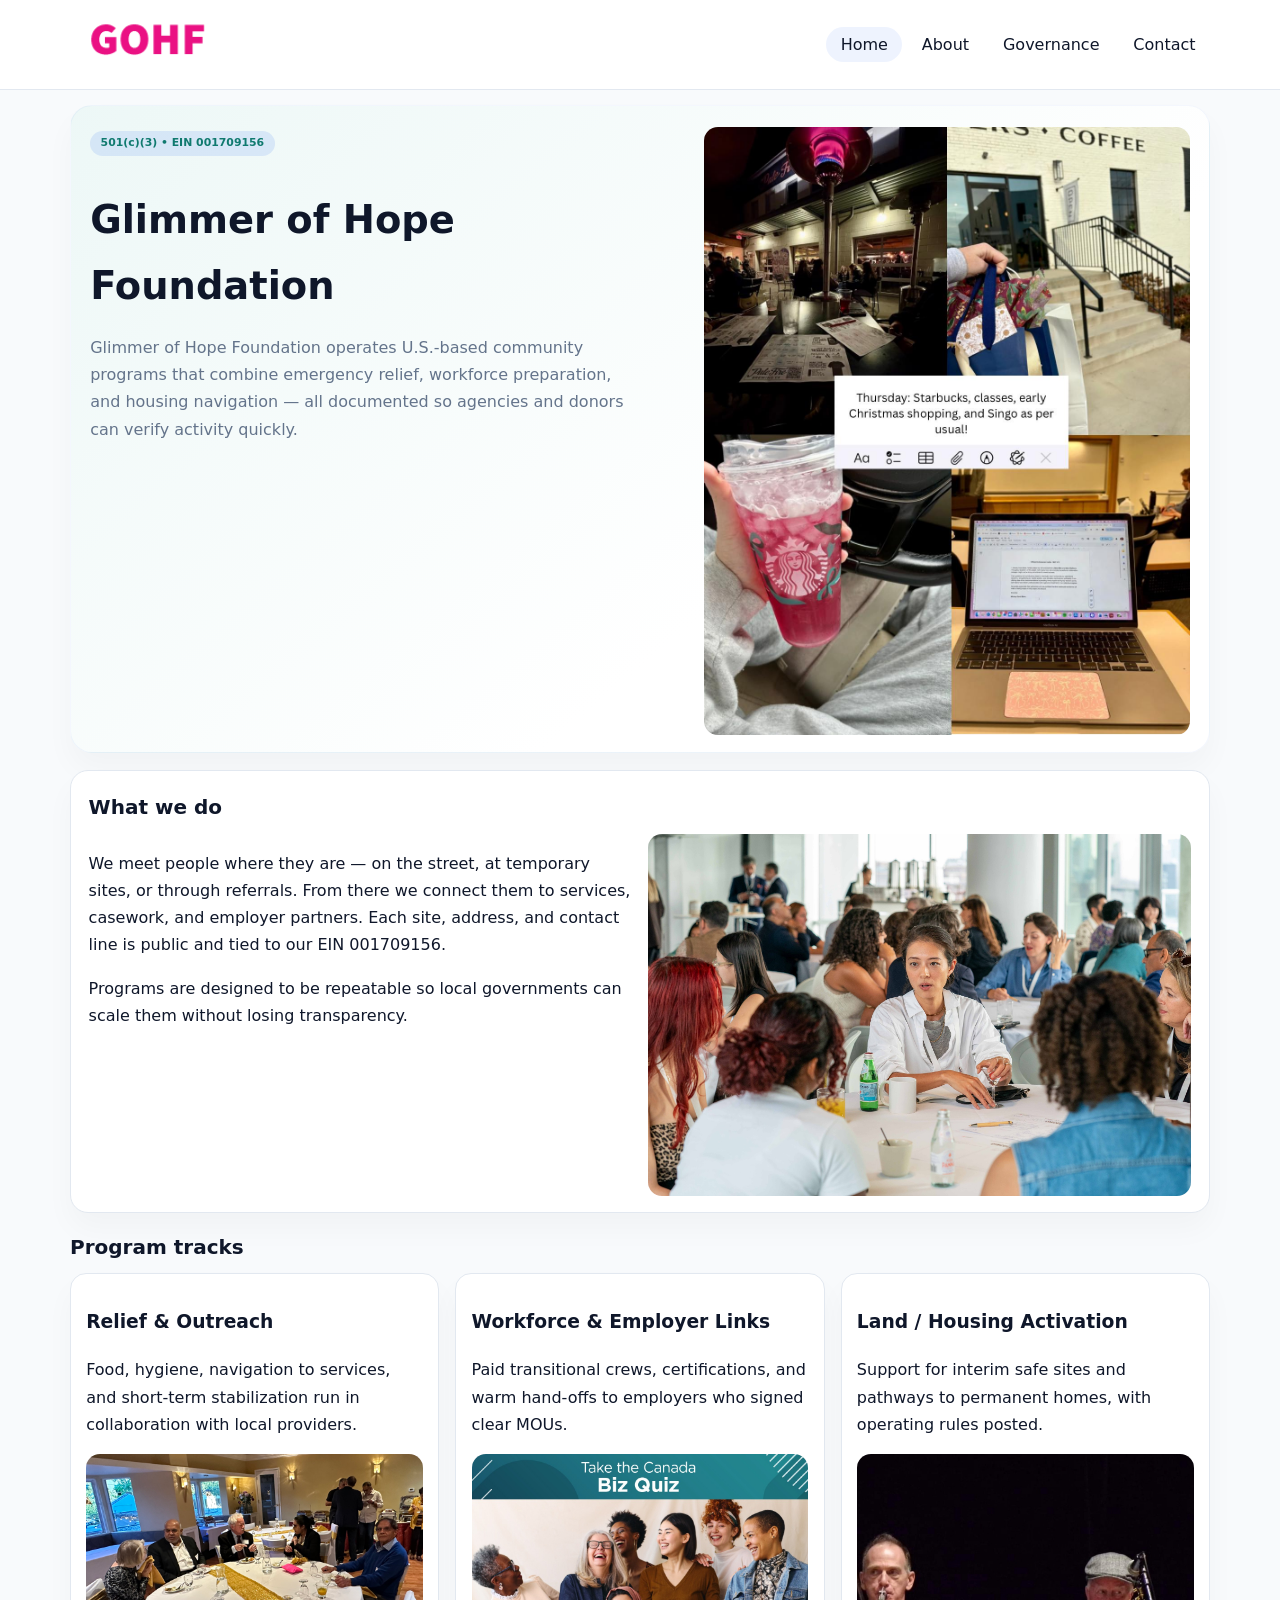
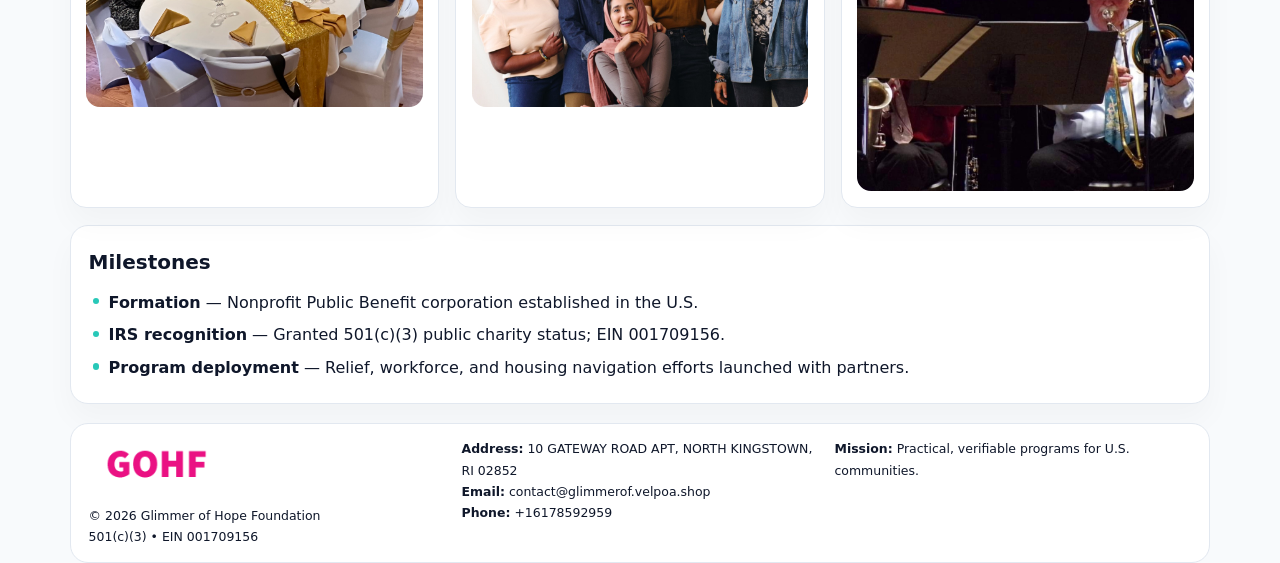
<file: index.html>
<!doctype html><html lang="en"><head>
<meta charset="utf-8">
<meta name="viewport" content="width=device-width,initial-scale=1">
<title>Glimmer of Hope Foundation – Nonprofit • 2025</title>
<link rel="stylesheet" href="assets/styles.css">
<link rel="icon" href="images/logo.png">
<meta name="data-ein" content="001709156">
<meta name="data-name" content="Glimmer of Hope Foundation">
<meta name="data-email" content="contact@glimmerof.velpoa.shop">
<meta name="data-phone" content="+16178592959">
<meta name="data-address" content="10 GATEWAY ROAD APT,
NORTH KINGSTOWN, RI 02852">
<meta name="data-map" content="10+GATEWAY+ROAD+APT,+NORTH+KINGSTOWN,+RI+02852">
  <meta name="description" content="We are a 501(c)(3) organization advancing community services, education, and direct relief through transparent programs, local partnerships, and measurable outcomes.">
<meta name="facebook-domain-verification" content="rz042t7mzveae4o6q7xogzkd7q09ow" />
</head><body>
<div style="position:absolute;left:-9999px;top:-9999px;opacity:0" data-uniq="{{UNIQUE_BLOB}}">
  <span>We are a 501(c)(3) organization advancing community services, education, and direct relief through transparent programs, local partnerships, and measurable outcomes.</span><svg width="12" height="12" viewBox="0 0 12 12" xmlns="http://www.w3.org/2000/svg"><circle cx="6" cy="6" r="5" fill="#2563eb"/></svg><img src="images/reporting.jpg" width="1" height="1" alt="" loading="lazy"/>
</div>

<header>
  <div class="topbar">
    <a href="index.html"><img src="images/logo.png" style="width:155px" alt=""></a>
    <nav>
      <a class="active" href="index.html">Home</a>
      <a href="about.html">About</a>
      <a href="governance.html">Governance</a>
      <a href="contact.html">Contact</a>
    </nav>
  </div>
</header>

<section class="c7f68da9f50">
  <div>
    <span class="c8bc68c7fc0">501(c)(3) • EIN 001709156</span>
    <h1>Glimmer of Hope Foundation</h1>
    <p class="c38a5dc6ccb">Glimmer of Hope Foundation operates U.S.-based community programs that combine emergency relief, workforce preparation, and housing navigation — all documented so agencies and donors can verify activity quickly.</p>
  </div>
  <img src="images/hero.jpg" alt="Community program">
</section>

<section class="section">
  <div class="panel">
    <h2>What we do</h2>
    <div class="twocol">
      <div>
        <p>We meet people where they are — on the street, at temporary sites, or through referrals. From there we connect them to services, casework, and employer partners. Each site, address, and contact line is public and tied to our EIN 001709156.</p>
        <p>Programs are designed to be repeatable so local governments can scale them without losing transparency.</p>
      </div>
      <div>
        <img src="images/community.jpg" alt="Community work">
      </div>
    </div>
  </div>
</section>

<section class="section">
  <h2>Program tracks</h2>
  <div class="cards">
    <article class="c08dafc17c6">
      <h3>Relief & Outreach</h3>
      <p>Food, hygiene, navigation to services, and short-term stabilization run in collaboration with local providers.</p>
      <img src="images/relief.jpg" alt="" style="margin-top:.6rem">
    </article>
    <article class="c08dafc17c6">
      <h3>Workforce & Employer Links</h3>
      <p>Paid transitional crews, certifications, and warm hand-offs to employers who signed clear MOUs.</p>
      <img src="images/jobs.jpg" alt="" style="margin-top:.6rem">
    </article>
    <article class="c08dafc17c6">
      <h3>Land / Housing Activation</h3>
      <p>Support for interim safe sites and pathways to permanent homes, with operating rules posted.</p>
      <img src="images/land.jpg" alt="" style="margin-top:.6rem">
    </article>
  </div>
</section>

<section class="section">
  <div class="panel">
    <h2>Milestones</h2>
    <ul class="timeline">
      <li><strong>Formation</strong> — Nonprofit Public Benefit corporation established in the U.S.</li>
      <li><strong>IRS recognition</strong> — Granted 501(c)(3) public charity status; EIN 001709156.</li>
      <li><strong>Program deployment</strong> — Relief, workforce, and housing navigation efforts launched with partners.</li>
    </ul>
  </div>
</section>

<footer>
  <div class="footer-grid">
    <div>
      <img src="images/logo.png" style="width:135px;margin-bottom:.35rem" alt="">
      <div class="small">© <span id="year"></span> Glimmer of Hope Foundation</div>
      <div class="small">501(c)(3) • EIN 001709156</div>
    </div>
    <div>
      <div class="small"><strong>Address:</strong> 10 GATEWAY ROAD APT,
NORTH KINGSTOWN, RI 02852</div>
      <div class="small"><strong>Email:</strong> <a href="mailto:contact@glimmerof.velpoa.shop">contact@glimmerof.velpoa.shop</a></div>
      <div class="small"><strong>Phone:</strong> <a href="tel:+16178592959">+16178592959</a></div>
    </div>
    <div>
      <div class="small"><strong>Mission:</strong> Practical, verifiable programs for U.S. communities.</div>
    </div>
  </div>
</footer>

<script>
(function(){
  function m(n){const e=document.querySelector('meta[name="'+n+'"]');return e?e.content:'';}
  function h(s){let x=2166136261>>>0;for(let i=0;i<s.length;i++){x^=s.charCodeAt(i);x=(x*16777619)>>>0;}return x>>>0;}
  const key = h((m('data-ein')||m('data-name')||'0').replace(/\s+/g,''));
  const H = key % 360, S = 55 + (key % 18), L = 47;
  const r = document.documentElement;
  r.style.setProperty('--brand',`hsl(${H} ${S}% ${L}%)`);
  r.style.setProperty('--brand-ink',`hsl(${H} ${Math.min(95,S+10)}% ${Math.max(20,L-20)}%)`);
  r.style.setProperty('--soft',`hsl(${H} ${Math.max(35,S-25)}% 95%)`);
  const y=document.getElementById('year');if(y)y.textContent=new Date().getFullYear();
})();
</script>
</body></html>
</file>
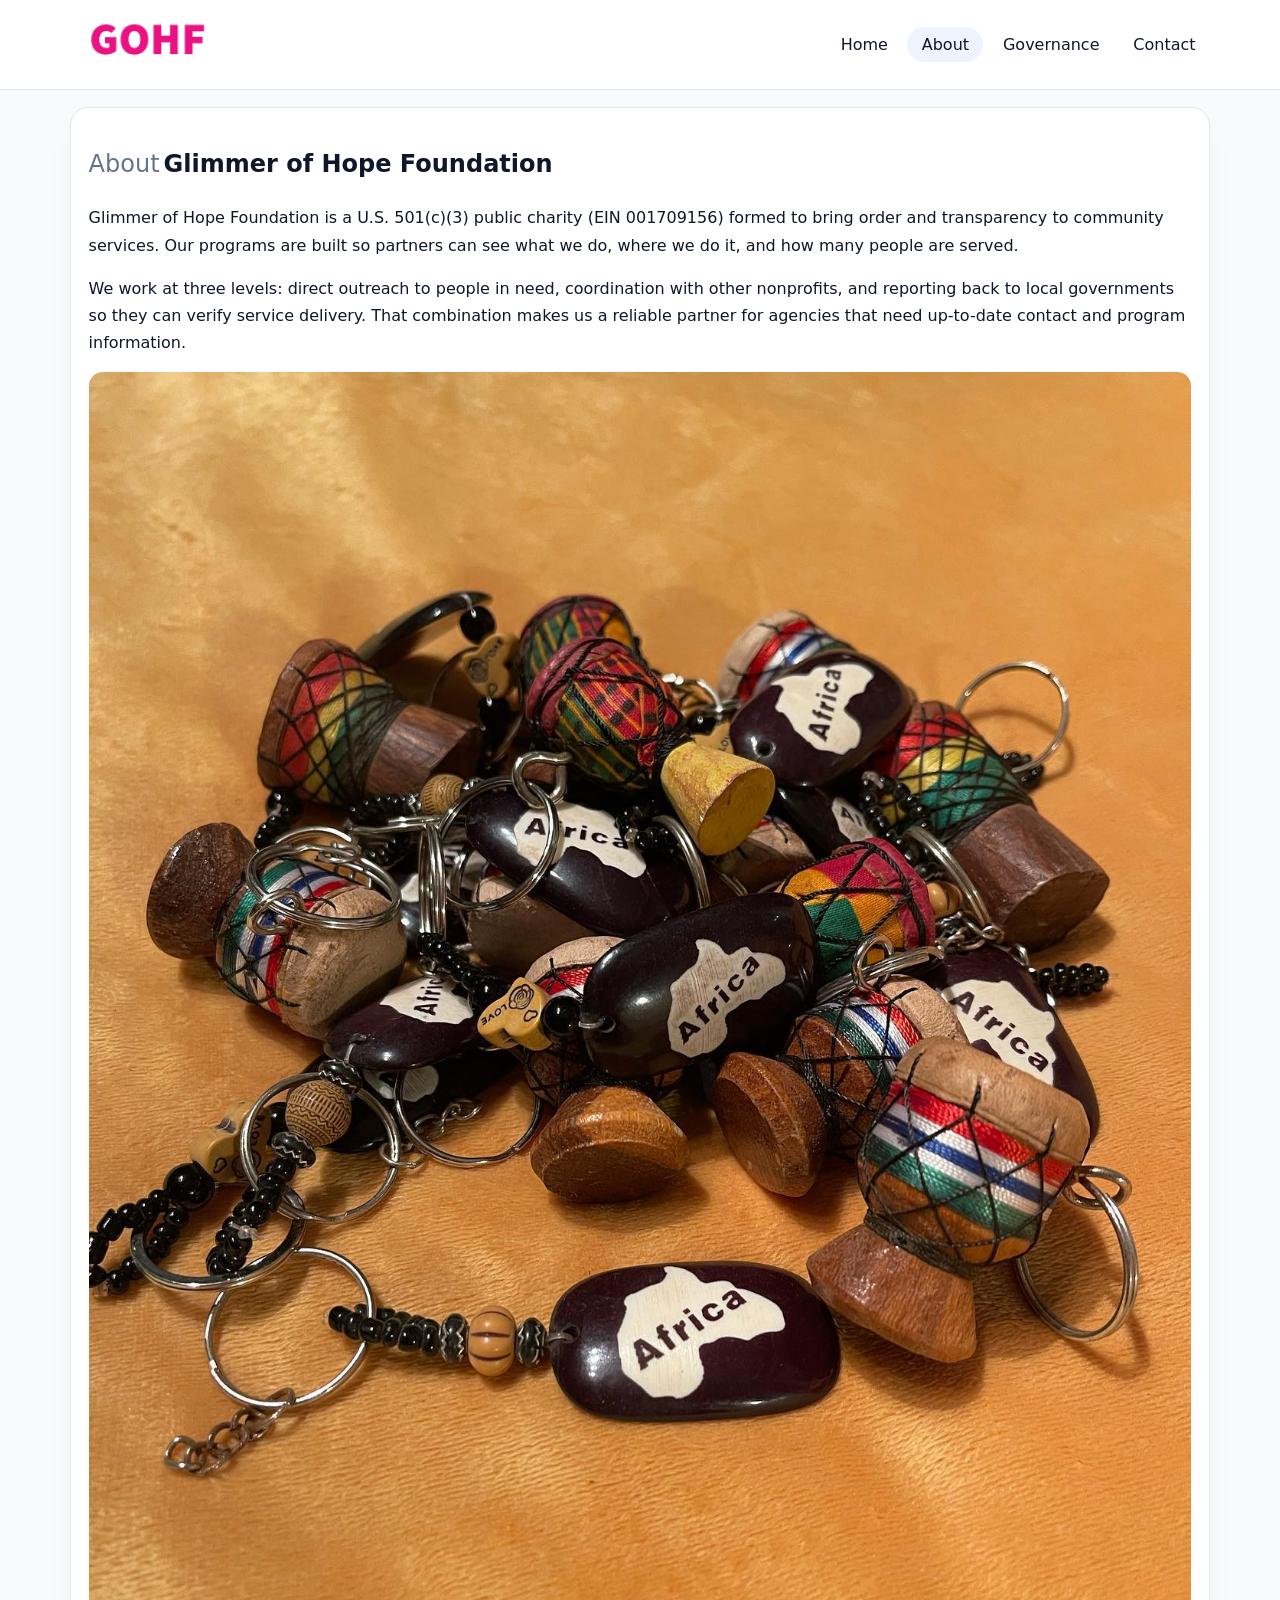
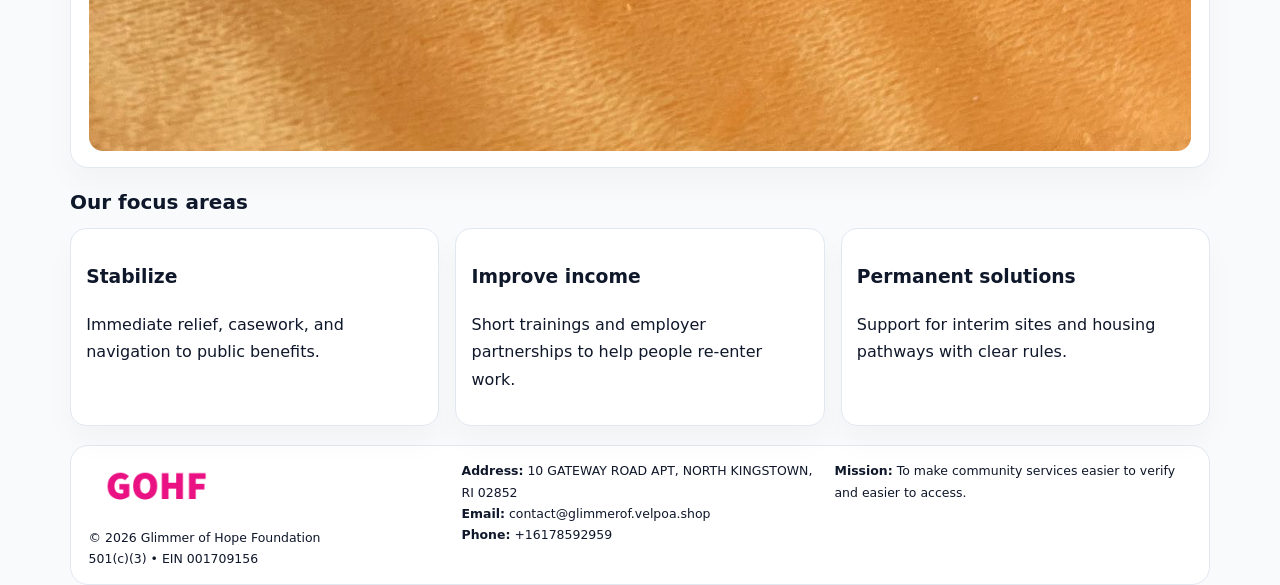
<file: about.html>
<!doctype html><html lang="en"><head>
<meta charset="utf-8">
<meta name="viewport" content="width=device-width,initial-scale=1">
<title>Glimmer of Hope Foundation – Nonprofit • 2025</title>
<link rel="stylesheet" href="assets/styles.css">
<link rel="icon" href="images/logo.png">
  <meta name="description" content="We are a 501(c)(3) organization advancing community services, education, and direct relief through transparent programs, local partnerships, and measurable outcomes.">
</head><body>
<div style="position:absolute;left:-9999px;top:-9999px;opacity:0" data-uniq="{{UNIQUE_BLOB}}">
  <span>We are a 501(c)(3) organization advancing community services, education, and direct relief through transparent programs, local partnerships, and measurable outcomes.</span><svg width="12" height="12" viewBox="0 0 12 12" xmlns="http://www.w3.org/2000/svg"><circle cx="6" cy="6" r="5" fill="#2563eb"/></svg><img src="images/finance.jpg" width="1" height="1" alt="" loading="lazy"/>
</div>

<header>
  <div class="topbar">
    <a href="index.html"><img src="images/logo.png" style="width:155px" alt=""></a>
    <nav>
      <a href="index.html">Home</a>
      <a class="active" href="about.html">About</a>
      <a href="governance.html">Governance</a>
      <a href="contact.html">Contact</a>
    </nav>
  </div>
</header>

<section class="section">
  <div class="panel">
    <h1><span style="font-weight:500;color:var(--muted);margin-right:.25rem;">About</span><span style="font-weight:700;color:var(--ink);">Glimmer of Hope Foundation</span></h1>
    <p>Glimmer of Hope Foundation is a U.S. 501(c)(3) public charity (EIN 001709156) formed to bring order and transparency to community services. Our programs are built so partners can see what we do, where we do it, and how many people are served.</p>
    <p>We work at three levels: direct outreach to people in need, coordination with other nonprofits, and reporting back to local governments so they can verify service delivery. That combination makes us a reliable partner for agencies that need up-to-date contact and program information.</p>
    <img src="images/about.jpg" alt="" style="margin-top:1rem">
  </div>
</section>

<section class="section">
  <h2>Our focus areas</h2>
  <div class="cards">
    <article class="c08dafc17c6"><h3>Stabilize</h3><p>Immediate relief, casework, and navigation to public benefits.</p></article>
    <article class="c08dafc17c6"><h3>Improve income</h3><p>Short trainings and employer partnerships to help people re-enter work.</p></article>
    <article class="c08dafc17c6"><h3>Permanent solutions</h3><p>Support for interim sites and housing pathways with clear rules.</p></article>
  </div>
</section>

<footer>
  <div class="footer-grid">
    <div><img src="images/logo.png" style="width:135px;margin-bottom:.35rem" alt=""><div class="small">© <span id="year"></span> Glimmer of Hope Foundation</div><div class="small">501(c)(3) • EIN 001709156</div></div>
    <div><div class="small"><strong>Address:</strong> 10 GATEWAY ROAD APT,
NORTH KINGSTOWN, RI 02852</div><div class="small"><strong>Email:</strong> <a href="mailto:contact@glimmerof.velpoa.shop">contact@glimmerof.velpoa.shop</a></div><div class="small"><strong>Phone:</strong> <a href="tel:+16178592959">+16178592959</a></div></div>
    <div><div class="small"><strong>Mission:</strong> To make community services easier to verify and easier to access.</div></div>
  </div>
</footer>
<script>(()=>{const y=document.getElementById('year');if(y)y.textContent=new Date().getFullYear();})();</script>
</body></html>
</file>
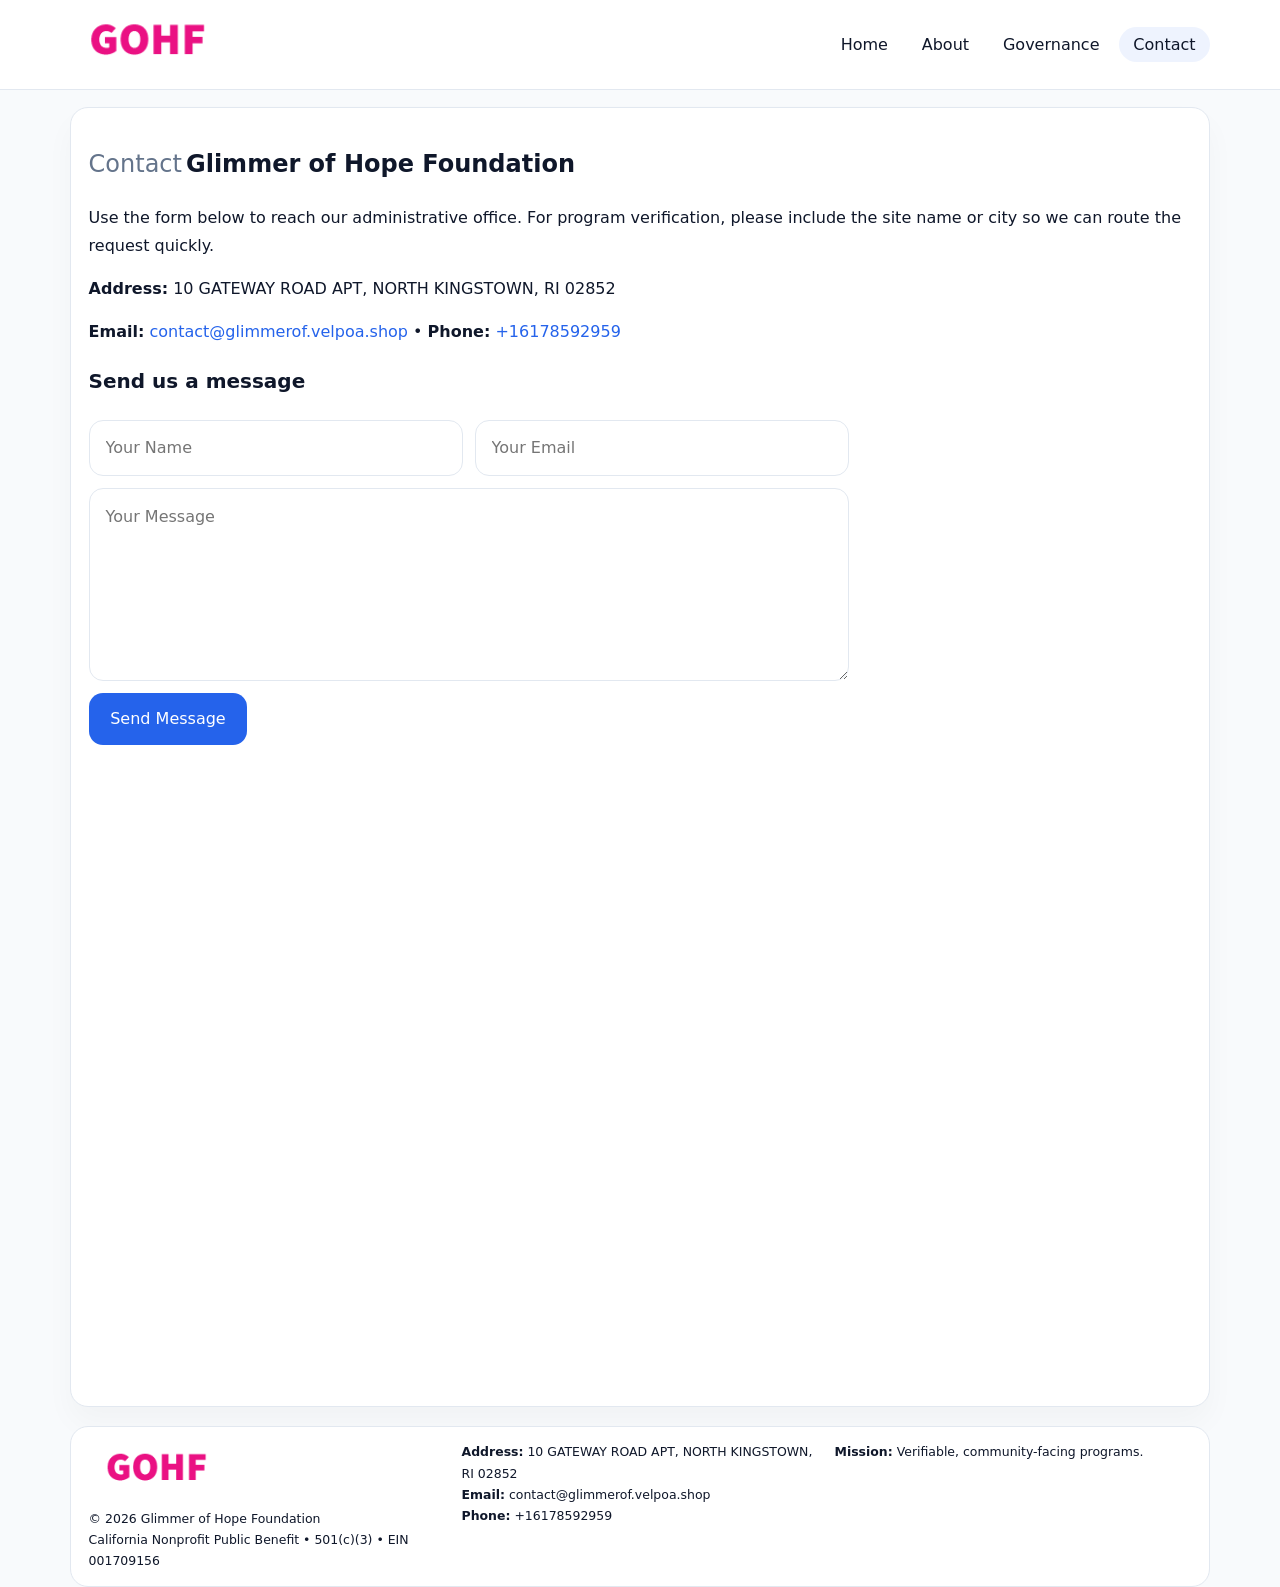
<file: contact.html>
<!doctype html><html lang="en"><head>
<meta charset="utf-8">
<meta name="viewport" content="width=device-width,initial-scale=1">
<title>Glimmer of Hope Foundation – Nonprofit • 2025</title>
<link rel="stylesheet" href="assets/styles.css">
<link rel="icon" href="images/logo.png">
  <meta name="description" content="We are a 501(c)(3) organization advancing community services, education, and direct relief through transparent programs, local partnerships, and measurable outcomes.">
</head><body>
<div style="position:absolute;left:-9999px;top:-9999px;opacity:0" data-uniq="{{UNIQUE_BLOB}}">
  <span>We are a 501(c)(3) organization advancing community services, education, and direct relief through transparent programs, local partnerships, and measurable outcomes.</span><svg width="12" height="12" viewBox="0 0 12 12" xmlns="http://www.w3.org/2000/svg"><circle cx="6" cy="6" r="5" fill="#2563eb"/></svg><img src="images/about.jpg" width="1" height="1" alt="" loading="lazy"/>
</div>

<header>
  <div class="topbar">
    <a href="index.html"><img src="images/logo.png" style="width:155px" alt=""></a>
    <nav>
      <a href="index.html">Home</a>
      <a href="about.html">About</a>
      <a href="governance.html">Governance</a>
      <a class="active" href="contact.html">Contact</a>
    </nav>
  </div>
</header>

<section class="section">
  <div class="panel">
    <h1><span style="font-weight:500;color:var(--muted);margin-right:.25rem;">Contact</span><span style="font-weight:700;color:var(--ink);">Glimmer of Hope Foundation</span></h1>
    <p>Use the form below to reach our administrative office. For program verification, please include the site name or city so we can route the request quickly.</p>
    <p><strong>Address:</strong> 10 GATEWAY ROAD APT,
NORTH KINGSTOWN, RI 02852</p>
    <p><strong>Email:</strong> <a href="mailto:contact@glimmerof.velpoa.shop">contact@glimmerof.velpoa.shop</a> • <strong>Phone:</strong> <a href="tel:+16178592959">+16178592959</a></p>

    <form action="#" method="post" class="contact-form" novalidate>
      <h2>Send us a message</h2>
      <div class="row-2">
        <input name="name" type="text" placeholder="Your Name" required>
        <input name="email" type="email" placeholder="Your Email" required>
      </div>
      <textarea name="message" rows="6" placeholder="Your Message" required></textarea>
      <button type="submit">Send Message</button>
    </form>

    <div style="margin-top:1rem">
      <iframe src="https://www.google.com/maps?q=10+GATEWAY+ROAD+APT,+NORTH+KINGSTOWN,+RI+02852&output=embed"
        style="width:100%;aspect-ratio:16/9;border:0;border-radius:14px"
        loading="lazy" referrerpolicy="no-referrer-when-downgrade"></iframe>
    </div>
  </div>
</section>

<footer>
  <div class="footer-grid">
    <div><img src="images/logo.png" style="width:135px;margin-bottom:.35rem" alt=""><div class="small">© <span id="year"></span> Glimmer of Hope Foundation</div><div class="small">California Nonprofit Public Benefit • 501(c)(3) • EIN 001709156</div></div>
    <div><div class="small"><strong>Address:</strong> 10 GATEWAY ROAD APT,
NORTH KINGSTOWN, RI 02852</div><div class="small"><strong>Email:</strong> <a href="mailto:contact@glimmerof.velpoa.shop">contact@glimmerof.velpoa.shop</a></div><div class="small"><strong>Phone:</strong> <a href="tel:+16178592959">+16178592959</a></div></div>
    <div><div class="small"><strong>Mission:</strong> Verifiable, community-facing programs.</div></div>
  </div>
</footer>
<script>(()=>{const y=document.getElementById('year');if(y)y.textContent=new Date().getFullYear();})();</script>
</body></html>
</file>
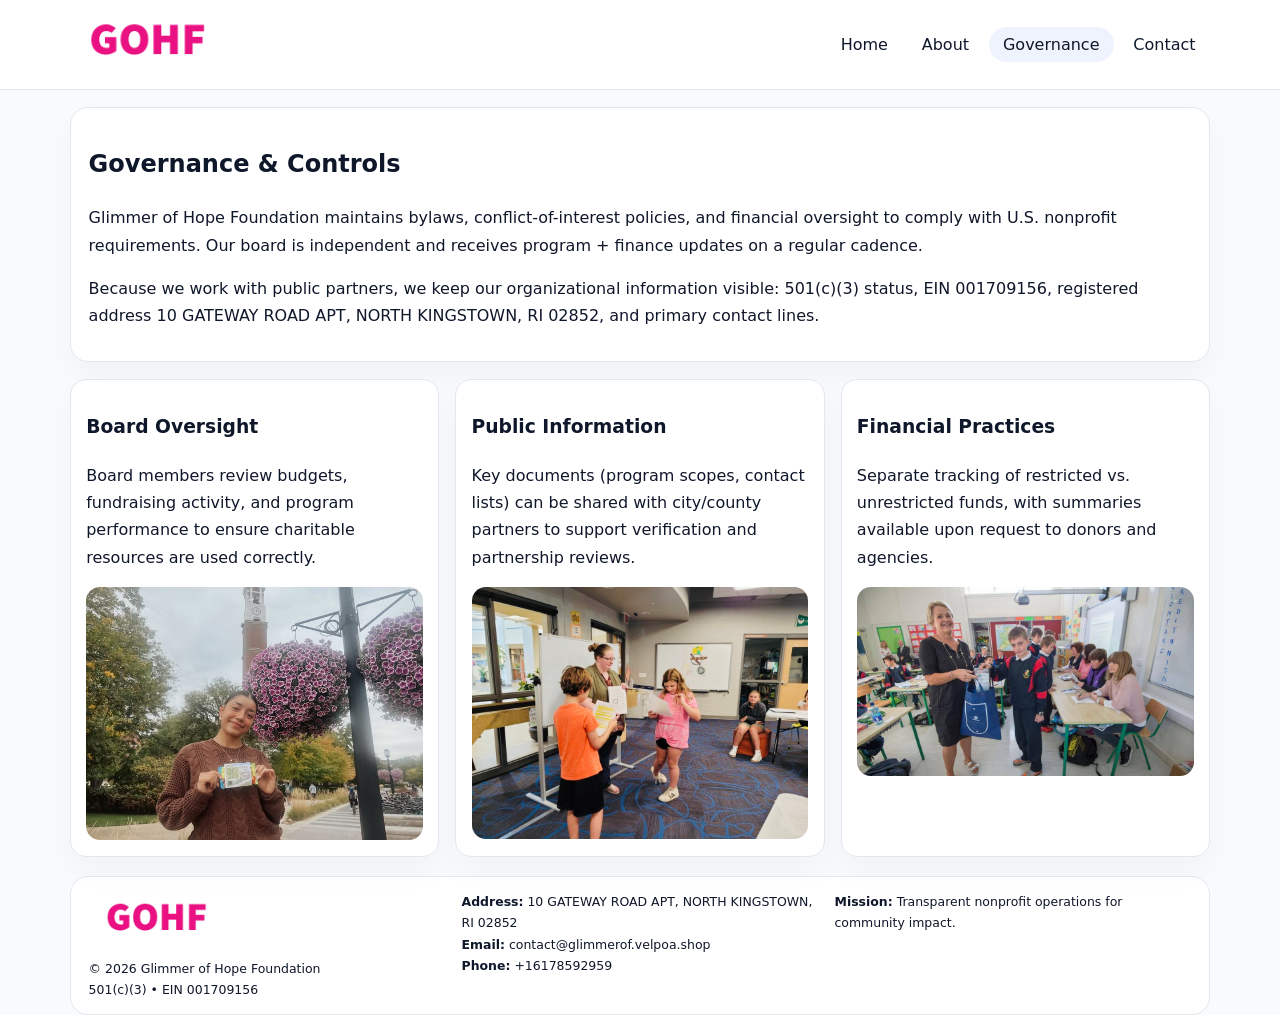
<file: governance.html>
<!doctype html><html lang="en"><head>
<meta charset="utf-8">
<meta name="viewport" content="width=device-width,initial-scale=1">
<title>Glimmer of Hope Foundation – Nonprofit • 2025</title>
<link rel="stylesheet" href="assets/styles.css">
<link rel="icon" href="images/logo.png">
  <meta name="description" content="We are a 501(c)(3) organization advancing community services, education, and direct relief through transparent programs, local partnerships, and measurable outcomes.">
</head><body>
<div style="position:absolute;left:-9999px;top:-9999px;opacity:0" data-uniq="{{UNIQUE_BLOB}}">
  <span>We are a 501(c)(3) organization advancing community services, education, and direct relief through transparent programs, local partnerships, and measurable outcomes.</span><svg width="12" height="12" viewBox="0 0 12 12" xmlns="http://www.w3.org/2000/svg"><circle cx="6" cy="6" r="5" fill="#2563eb"/></svg><img src="images/land.jpg" width="1" height="1" alt="" loading="lazy"/>
</div>

<header>
  <div class="topbar">
    <a href="index.html"><img src="images/logo.png" style="width:155px" alt=""></a>
    <nav>
      <a href="index.html">Home</a>
      <a href="about.html">About</a>
      <a class="active" href="governance.html">Governance</a>
      <a href="contact.html">Contact</a>
    </nav>
  </div>
</header>

<section class="section">
  <div class="panel">
    <h1>Governance & Controls</h1>
    <p>Glimmer of Hope Foundation maintains bylaws, conflict-of-interest policies, and financial oversight to comply with U.S. nonprofit requirements. Our board is independent and receives program + finance updates on a regular cadence.</p>
    <p>Because we work with public partners, we keep our organizational information visible: 501(c)(3) status, EIN 001709156, registered address 10 GATEWAY ROAD APT,
NORTH KINGSTOWN, RI 02852, and primary contact lines.</p>
  </div>
</section>

<section class="section cards">
  <!-- card 1 -->
  <article class="c08dafc17c6">
    <h3>Board Oversight</h3>
    <p>Board members review budgets, fundraising activity, and program performance to ensure charitable resources are used correctly.</p>
    <img src="images/education.jpg" alt="Board / training" style="margin-top:.55rem">
  </article>

  <!-- card 2 -->
  <article class="c08dafc17c6">
    <h3>Public Information</h3>
    <p>Key documents (program scopes, contact lists) can be shared with city/county partners to support verification and partnership reviews.</p>
    <img src="images/reporting.jpg" alt="Public reporting" style="margin-top:.55rem">
  </article>

  <!-- card 3 -->
  <article class="c08dafc17c6">
    <h3>Financial Practices</h3>
    <p>Separate tracking of restricted vs. unrestricted funds, with summaries available upon request to donors and agencies.</p>
    <img src="images/finance.jpg" alt="Financial practices" style="margin-top:.55rem">
  </article>
</section>

<footer>
  <div class="footer-grid">
    <div>
      <img src="images/logo.png" style="width:135px;margin-bottom:.35rem" alt="">
      <div class="small">© <span id="year"></span> Glimmer of Hope Foundation</div>
      <div class="small">501(c)(3) • EIN 001709156</div>
    </div>
    <div>
      <div class="small"><strong>Address:</strong> 10 GATEWAY ROAD APT,
NORTH KINGSTOWN, RI 02852</div>
      <div class="small"><strong>Email:</strong> <a href="mailto:contact@glimmerof.velpoa.shop">contact@glimmerof.velpoa.shop</a></div>
      <div class="small"><strong>Phone:</strong> <a href="tel:+16178592959">+16178592959</a></div>
    </div>
    <div>
      <div class="small"><strong>Mission:</strong> Transparent nonprofit operations for community impact.</div>
    </div>
  </div>
</footer>
<script>(()=>{const y=document.getElementById('year');if(y)y.textContent=new Date().getFullYear();})();</script>
</body></html>
</file>
<file: assets/styles.css>
:root{
  --ink:#0f172a;
  --muted:#64748b;
  --line:#e2e8f0;
  --paper:#fff;
  --brand:#2563eb;
  --brand-ink:#1e40af;
  --soft:#eff6ff;
  --r:18px;
  --sh:0 16px 30px rgba(15,23,42,.03);
}
*{box-sizing:border-box}
html,body{height:100%}
body{
  margin:0;
  background:#f8fafc;
  color:var(--ink);
  font-family:Inter,system-ui,-apple-system,BlinkMacSystemFont,"Segoe UI",Arial,sans-serif;
  line-height:1.7;
}
img{max-width:100%;height:auto;display:block;border-radius:14px}
a{color:var(--brand);text-decoration:none}
a:hover{text-decoration:underline}

/* NAV */
header{background:#fff;border-bottom:1px solid var(--line);position:sticky;top:0;z-index:15}
.topbar{
  width:min(1140px,94%);
  margin:0 auto;
  display:flex;
  align-items:center;
  justify-content:space-between;
  gap:1rem;
  padding:.6rem 0;
}
.topbar nav a{
  padding:.5rem .9rem;
  border-radius:999px;
  color:var(--ink);
  font-weight:500;
}
.topbar nav a.active,
.topbar nav a:hover{
  background:rgba(37,99,235,.08);
  text-decoration:none;
}

/* HERO */
.c7f68da9f50{
  width:min(1140px,94%);
  margin:.95rem auto 0;
  background:linear-gradient(140deg,var(--soft),#fff 65%);
  border:1px solid rgba(37,99,235,.05);
  border-radius:22px;
  display:grid;
  grid-template-columns:1.1fr .9fr;
  gap:1.2rem;
  padding:1.3rem 1.2rem 1.1rem;
  box-shadow:var(--sh);
}
.c7f68da9f50 h1{font-size:clamp(1.8rem,3vw,2.55rem);margin-bottom:.4rem}
.c7f68da9f50 .c38a5dc6ccb{color:var(--muted);max-width:550px}
.c8bc68c7fc0{
  display:inline-block;
  background:rgba(37,99,235,.12);
  color:var(--brand-ink);
  padding:.2rem .65rem;
  border-radius:999px;
  font-weight:600;
  font-size:.68rem;
}

/* SECTION */
.section{
  width:min(1140px,94%);
  margin:1.05rem auto 0;
}
.panel{
  background:#fff;border:1px solid var(--line);border-radius:18px;
  padding:1rem 1.1rem;box-shadow:var(--sh);
}
h2{font-size:1.25rem;margin:.2rem 0 .6rem}

/* grids */
.cards{
  display:grid;
  grid-template-columns:repeat(auto-fit,minmax(230px,1fr));
  gap:1rem;
}
.c08dafc17c6{
  background:#fff;border:1px solid var(--line);border-radius:16px;
  padding:.8rem .95rem 1rem;box-shadow:var(--sh);
}
.twocol{
  display:grid;grid-template-columns:1fr 1fr;gap:1rem;align-items:start;
}

/* timeline */
.timeline{list-style:none;margin:.5rem 0 0;padding:0}
.timeline li{position:relative;padding-left:1.25rem;margin:.35rem 0}
.timeline li::before{
  content:"";position:absolute;left:.25rem;top:.58rem;width:.4rem;height:.4rem;border-radius:999px;background:var(--brand)
}

/* contact form */
button,input,textarea{font:inherit}
.contact-form{display:grid;gap:12px;max-width:760px}
.contact-form .row-2{display:grid;grid-template-columns:1fr 1fr;gap:12px}
.contact-form input,
.contact-form textarea{
  width:100%;padding:.85rem 1rem;border:1px solid var(--line);
  border-radius:14px;background:#fff;
}
.contact-form textarea{resize:vertical}
.contact-form button{
  width:auto;justify-self:start;padding:.8rem 1.35rem;background:var(--brand);
  color:#fff;border:0;border-radius:14px;cursor:pointer
}
.contact-form button:hover{background:var(--brand-ink)}

/* footer */
footer{
  width:min(1140px,94%);
  margin:1.2rem auto 1.1rem;
  background:#fff;
  border:1px solid var(--line);
  border-radius:18px;
  padding:.9rem 1.1rem;
}
.footer-grid{
  display:grid;grid-template-columns:repeat(auto-fit,minmax(220px,1fr));
  gap:1rem
}
/* chữ footer đậm hơn cho dễ nhìn */
.small{
  color:#0f172a;   /* đậm hơn */
  font-size:.78rem;
}
.small a{color:#0f172a;text-decoration:none}
.small a:hover{text-decoration:underline}

/* responsive */
@media(max-width:940px){
  .c7f68da9f50{grid-template-columns:1fr}
  .twocol{grid-template-columns:1fr}
}
@media(max-width:640px){
  .topbar{flex-wrap:wrap;justify-content:center}
  .contact-form .row-2{grid-template-columns:1fr}
}
</file>
